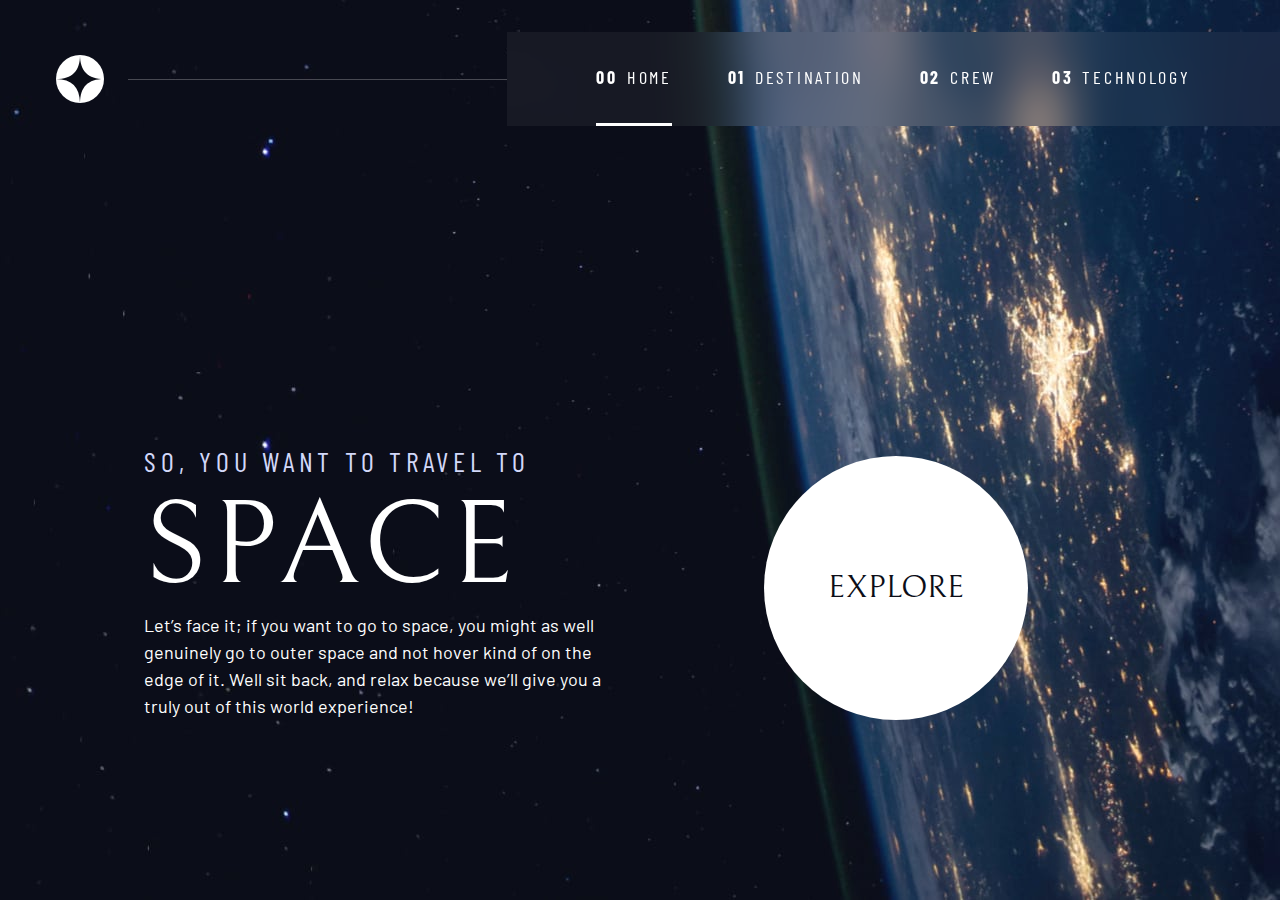
<file: index.html>
<!DOCTYPE html>
<html lang="en">
  <head>
    <meta charset="UTF-8" />
    <meta name="viewport" content="width=device-width, initial-scale=1.0" />

    <link
      rel="icon"
      type="image/png"
      sizes="32x32"
      href="./assets/favicon-32x32.png"
    />
    <!-- Google fonts -->
    <link rel="preconnect" href="https://fonts.googleapis.com" />
    <link rel="preconnect" href="https://fonts.gstatic.com" crossorigin />
    <link
      href="https://fonts.googleapis.com/css2?family=Barlow+Condensed:wght@400;700&family=Bellefair&family=Barlow:wght@400;700&display=swap"
      rel="stylesheet"
    />

    <!-- Our custom CSS -->
    <link rel="stylesheet" href="./css/index.css" />
    <title>Frontend Mentor | Space tourism website</title>
    <script src="index.js" defer></script>
  </head>

  <body class="home">
    <header class="primary-header flex">
      <div>
        <img
          src="./assets/shared/logo.svg"
          alt="space tourism logo"
          class="logo"
        />
      </div>
      <button class="mobile-nav-toggle" aria-controls="primary-navigation">
        <span class="sr-only" aria-expanded="false">Menu</span>
      </button>
      <nav>
        <ul
          id="primary-navigation"
          data-visible="false"
          class="primary-navigation underline-indicators flex"
        >
          <li class="active">
            <a
              class="ff-sans-cond uppercase text-white letter-spacing-2"
              href="index.html"
              ><span aria-hidden="true">00</span>Home</a
            >
          </li>
          <li>
            <a
              class="ff-sans-cond uppercase text-white letter-spacing-2"
              href="destination.html"
              ><span aria-hidden="true">01</span>Destination</a
            >
          </li>
          <li>
            <a
              class="ff-sans-cond uppercase text-white letter-spacing-2"
              href="crew.html"
              ><span aria-hidden="true">02</span>Crew</a
            >
          </li>
          <li>
            <a
              class="ff-sans-cond uppercase text-white letter-spacing-2"
              href="technology.html"
              ><span aria-hidden="true">03</span>Technology</a
            >
          </li>
        </ul>
      </nav>
    </header>

    <main id="main" class="grid-container grid-container--home">
      <div>
        <h1 class="text-accent fs-500 ff-sans-cond uppercase letter-spacing-1">
          So, you want to travel to
          <span class="d-block fs-900 ff-serif text-white">Space</span>
        </h1>

        <p>
          Let’s face it; if you want to go to space, you might as well genuinely
          go to outer space and not hover kind of on the edge of it. Well sit
          back, and relax because we’ll give you a truly out of this world
          experience!
        </p>
      </div>
      <div>
        <a
          href="destination.html"
          class="large-button uppercase ff-serif text-dark bg-white"
          >Explore</a
        >
      </div>
    </main>
  </body>
</html>
</file>
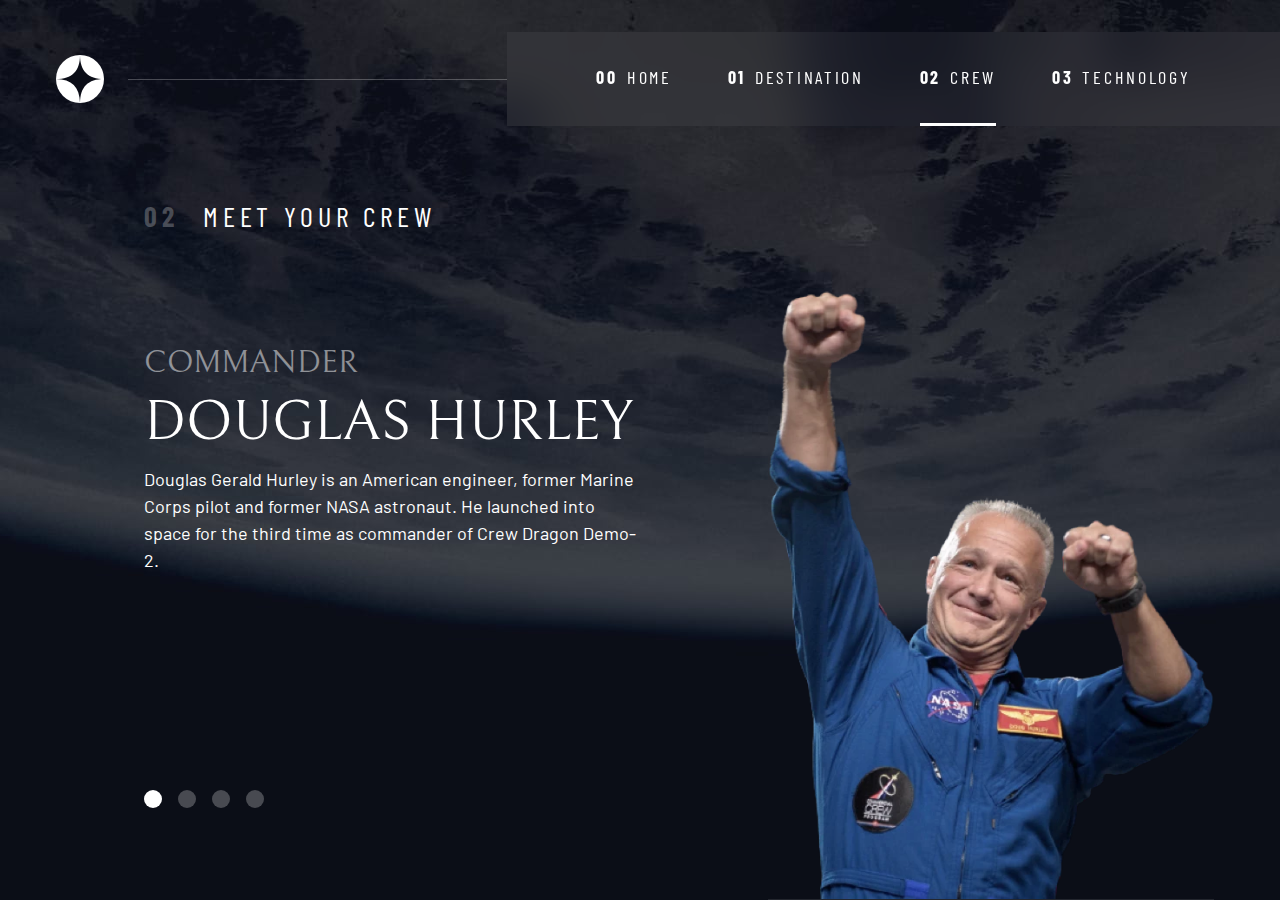
<file: crew.html>
<!DOCTYPE html>
<html lang="en">
  <head>
    <meta charset="UTF-8" />
    <meta name="viewport" content="width=device-width, initial-scale=1.0" />

    <link
      rel="icon"
      type="image/png"
      sizes="32x32"
      href="./assets/favicon-32x32.png"
    />
    <!-- Google fonts -->
    <link rel="preconnect" href="https://fonts.googleapis.com" />
    <link rel="preconnect" href="https://fonts.gstatic.com" crossorigin />
    <link
      href="https://fonts.googleapis.com/css2?family=Barlow+Condensed:wght@400;700&family=Bellefair&family=Barlow:wght@400;700&display=swap"
      rel="stylesheet"
    />

    <!-- Our custom CSS -->
    <link rel="stylesheet" href="./css/index.css" />
    <title>Frontend Mentor | Space tourism website</title>
    <script src="index.js" defer></script>
  </head>

  <body class="crew">
    <header class="primary-header flex">
      <div>
        <img
          src="./assets/shared/logo.svg"
          alt="space tourism logo"
          class="logo"
        />
      </div>
      <button class="mobile-nav-toggle" aria-controls="primary-navigation">
        <span class="sr-only" aria-expanded="false">Menu</span>
      </button>
      <nav>
        <ul
          id="primary-navigation"
          data-visible="false"
          class="primary-navigation underline-indicators flex"
        >
          <li>
            <a
              class="ff-sans-cond uppercase text-white letter-spacing-2"
              href="index.html"
              ><span aria-hidden="true">00</span>Home</a
            >
          </li>
          <li>
            <a
              class="ff-sans-cond uppercase text-white letter-spacing-2"
              href="destination.html"
              ><span aria-hidden="true">01</span>Destination</a
            >
          </li>
          <li class="active">
            <a
              class="ff-sans-cond uppercase text-white letter-spacing-2"
              href="crew.html"
              ><span aria-hidden="true">02</span>Crew</a
            >
          </li>
          <li>
            <a
              class="ff-sans-cond uppercase text-white letter-spacing-2"
              href="technology.html"
              ><span aria-hidden="true">03</span>Technology</a
            >
          </li>
        </ul>
      </nav>
    </header>

    <main id="main" class="grid-container grid-container--crew flow">
      <h1 class="numbered-title">
        <span aria-hidden="true">02</span> Meet your crew
      </h1>

      <div class="dot-indicators flex">
        <button aria-selected="true">
          <span class="sr-only">Commander</span>
        </button>
        <button aria-selected="false">
          <span class="sr-only">Mission Specialist</span>
        </button>
        <button aria-selected="false">
          <span class="sr-only">Pilot</span>
        </button>
        <button aria-selected="false">
          <span class="sr-only">Flight Engineer</span>
        </button>
      </div>

      <article class="crew-details flow flow--space-small">
        <header class="flow">
          <h2 class="fs-600 ff-serif uppercase">Commander</h2>
          <p class="fs-700 uppercase ff-serif">Douglas Hurley</p>
        </header>
        <p>
          Douglas Gerald Hurley is an American engineer, former Marine Corps
          pilot and former NASA astronaut. He launched into space for the third
          time as commander of Crew Dragon Demo-2.
        </p>
      </article>

      <img src="assets/crew/image-douglas-hurley.webp" alt="Douglas Hurley" />
    </main>
  </body>
</html>
</file>
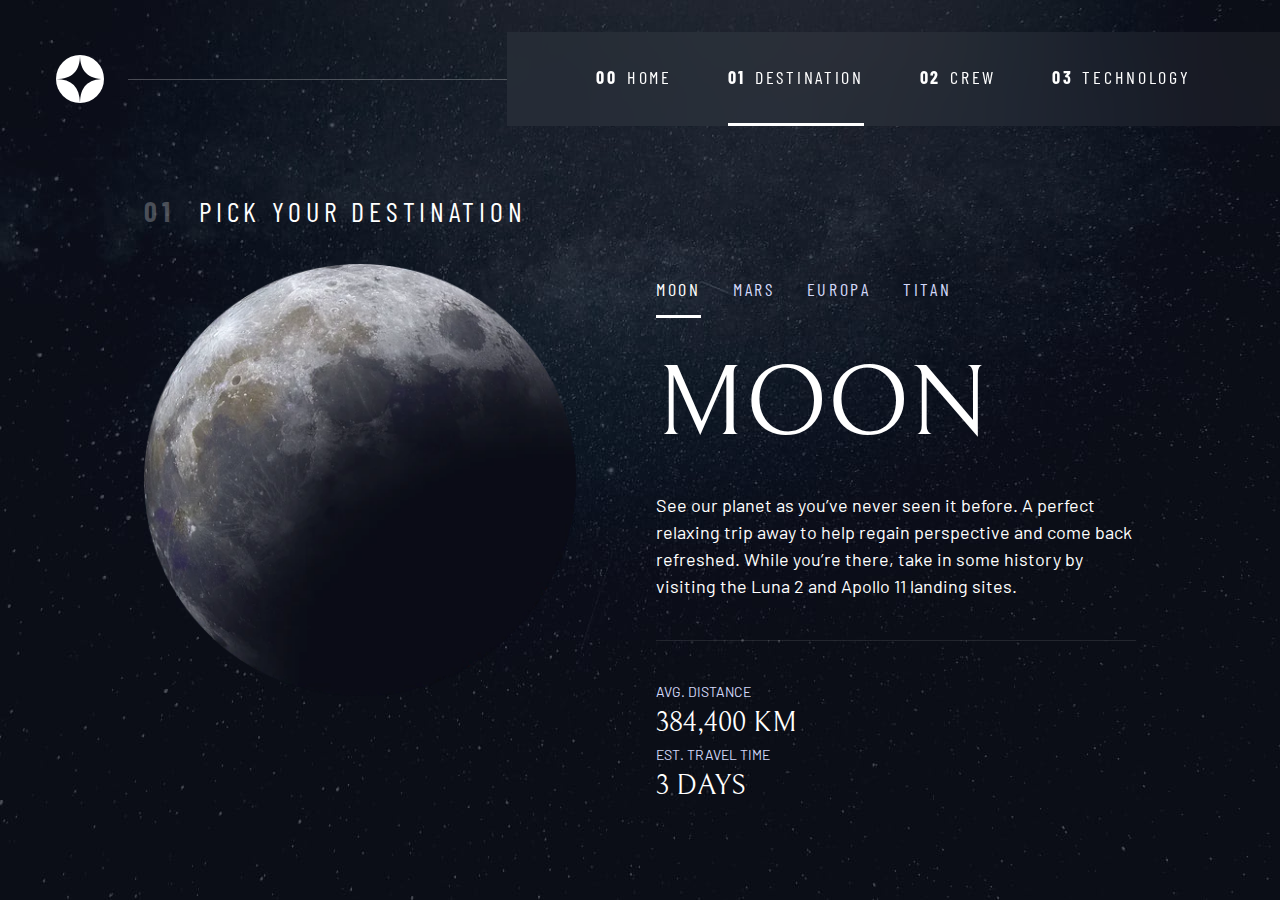
<file: destination.html>
<!DOCTYPE html>
<html lang="en">
<head>
  <meta charset="UTF-8">
  <meta name="viewport" content="width=device-width, initial-scale=1.0">

  <link rel="icon" type="image/png" sizes="32x32" href="./assets/favicon-32x32.png">
  <!-- Google fonts -->
  <link rel="preconnect" href="https://fonts.googleapis.com">
  <link rel="preconnect" href="https://fonts.gstatic.com" crossorigin>
  <link href="https://fonts.googleapis.com/css2?family=Barlow+Condensed:wght@400;700&family=Bellefair&family=Barlow:wght@400;700&display=swap"
      rel="stylesheet">
      
  <!-- Our custom CSS -->
  <link rel="stylesheet" href="./css/index.css" />
  <title>Frontend Mentor | Space tourism website</title>
  <script src="index.js" defer></script>
</head>

<body class="destination">
  <header class="primary-header flex">
    <div>
      <img src="./assets/shared/logo.svg" alt="space tourism logo" class="logo">
    </div>
    <button class="mobile-nav-toggle" aria-controls="primary-navigation"><span class="sr-only" aria-expanded="false">Menu</span></button>
    <nav>
        <ul id="primary-navigation" data-visible="false" class="primary-navigation underline-indicators flex">
            <li><a class="ff-sans-cond uppercase text-white letter-spacing-2" href="index.html"><span aria-hidden="true">00</span>Home</a>
            <li class="active"><a class="ff-sans-cond uppercase text-white letter-spacing-2" href="destination.html"><span aria-hidden="true">01</span>Destination</a>
            <li><a class="ff-sans-cond uppercase text-white letter-spacing-2" href="crew.html"><span aria-hidden="true">02</span>Crew</a>
            <li><a class="ff-sans-cond uppercase text-white letter-spacing-2" href="technology.html"><span aria-hidden="true">03</span>Technology</a>
        </ul>
    </nav>
  </header>
  
  <main id="main" class="grid-container grid-container--destination flow">
    <h1 class="numbered-title"><span aria-hidden="true">01</span> Pick your destination</h1>

    <img src="assets/destination/image-moon.webp" alt="the moon">

    <div class="tab-list underline-indicators flex">
        <button aria-selected="true" class="uppercase ff-sans-cond text-accent letter-spacing-2">Moon</button>
        <button aria-selected="false" class="uppercase ff-sans-cond text-accent letter-spacing-2">Mars</button>
        <button aria-selected="false" class="uppercase ff-sans-cond text-accent letter-spacing-2">Europa</button>
        <button aria-selected="false" class="uppercase ff-sans-cond text-accent letter-spacing-2">Titan</button>
    </div>

    <article class="destination-info flow">
      <h2 class="fs-800 uppercase ff-serif">Moon</h2>

      <p>See our planet as you’ve never seen it before. A perfect relaxing trip away to help 
      regain perspective and come back refreshed. While you’re there, take in some history 
      by visiting the Luna 2 and Apollo 11 landing sites.</p>
      
      <div class="destination-meta flex">
        <div>
          <h3 class="text-accent fs-200 uppercase">Avg. distance</h3>
          <p class="ff-serif uppercase">384,400 km</p>
        
        <div>
          <h3 class="text-accent fs-200 uppercase">Est. travel time</h3>
          <p class="ff-serif uppercase">3 days</p>
        </div>
      </div>

    </article>
  </main>
  
<body>
  
</body>
</html>
</file>
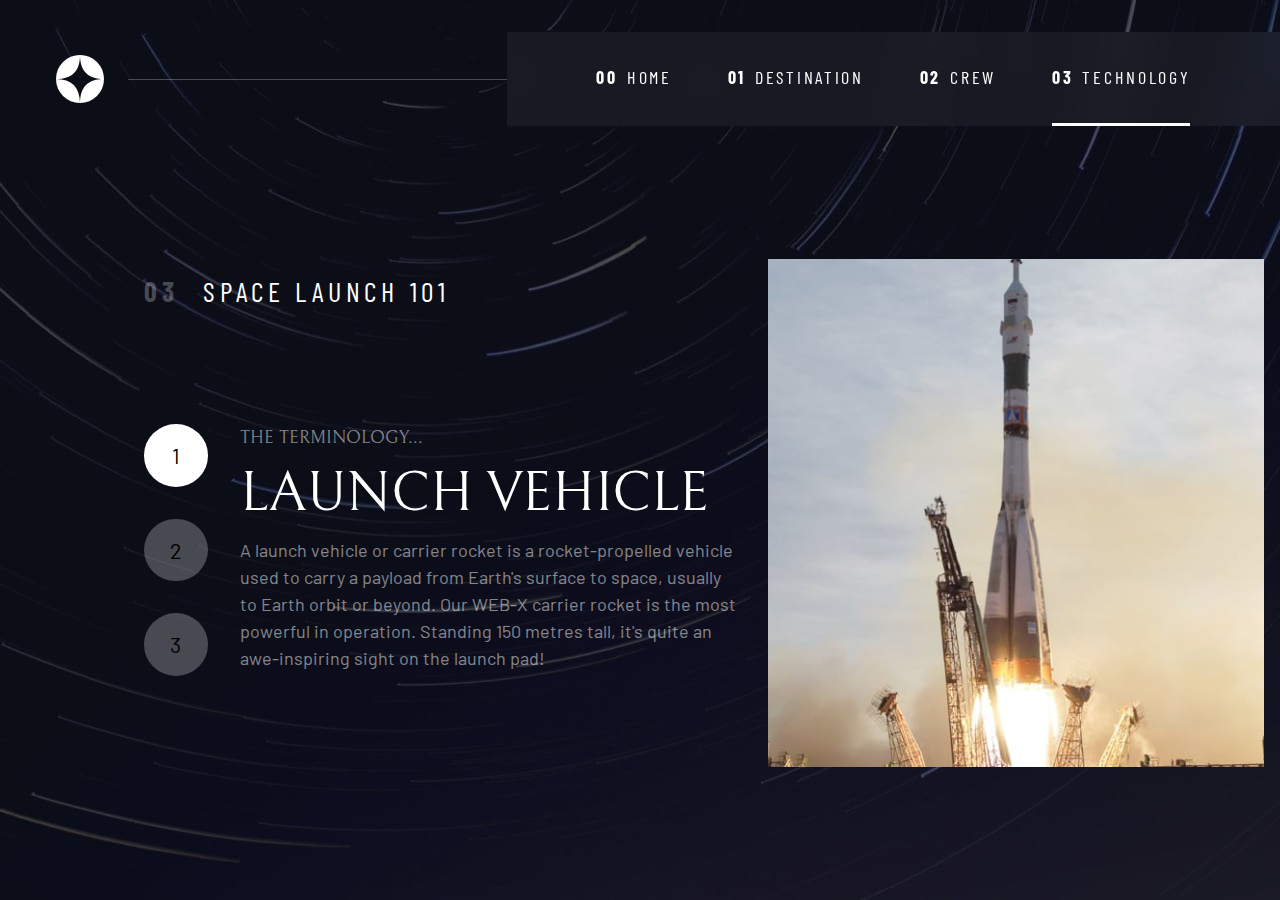
<file: technology.html>
<!DOCTYPE html>
<html lang="en">
  <head>
    <meta charset="UTF-8" />
    <meta name="viewport" content="width=device-width, initial-scale=1.0" />

    <link
      rel="icon"
      type="image/png"
      sizes="32x32"
      href="./assets/favicon-32x32.png"
    />
    <!-- Google fonts -->
    <link rel="preconnect" href="https://fonts.googleapis.com" />
    <link rel="preconnect" href="https://fonts.gstatic.com" crossorigin />
    <link
      href="https://fonts.googleapis.com/css2?family=Barlow+Condensed:wght@400;700&family=Bellefair&family=Barlow:wght@400;700&display=swap"
      rel="stylesheet"
    />

    <!-- Our custom CSS -->
    <link rel="stylesheet" href="./css/index.css" />
    <title>Frontend Mentor | Space tourism website</title>
    <script src="index.js" defer></script>
  </head>

  <body class="tech">
    <header class="primary-header flex">
      <div>
        <img
          src="./assets/shared/logo.svg"
          alt="space tourism logo"
          class="logo"
        />
      </div>
      <button class="mobile-nav-toggle" aria-controls="primary-navigation">
        <span class="sr-only" aria-expanded="false">Menu</span>
      </button>
      <nav>
        <ul
          id="primary-navigation"
          data-visible="false"
          class="primary-navigation underline-indicators flex"
        >
          <li>
            <a
              class="ff-sans-cond uppercase text-white letter-spacing-2"
              href="index.html"
              ><span aria-hidden="true">00</span>Home</a
            >
          </li>
          <li>
            <a
              class="ff-sans-cond uppercase text-white letter-spacing-2"
              href="destination.html"
              ><span aria-hidden="true">01</span>Destination</a
            >
          </li>
          <li>
            <a
              class="ff-sans-cond uppercase text-white letter-spacing-2"
              href="crew.html"
              ><span aria-hidden="true">02</span>Crew</a
            >
          </li>
          <li class="active">
            <a
              class="ff-sans-cond uppercase text-white letter-spacing-2"
              href="technology.html"
              ><span aria-hidden="true">03</span>Technology</a
            >
          </li>
        </ul>
      </nav>
    </header>

    <main id="main" class="grid-container grid-container--tech flow">
      <h1 class="numbered-title">
        <span aria-hidden="true">03</span> Space launch 101
      </h1>

      <div class="content">
        <div class="dot-indicators flex" style="--gap: 2rem">
          <button aria-selected="true">
            1
            <span class="sr-only">Launch vehicle</span>
          </button>
          <button aria-selected="false">
            2
            <span class="sr-only">Spaceport</span>
          </button>
          <button aria-selected="false">
            3
            <span class="sr-only">Space capsule</span>
          </button>
        </div>

        <article class="tech-details flow flow--space-small">
          <header class="flow">
            <h2 class="fs-400 ff-serif uppercase">The terminology...</h2>
            <p class="fs-700 uppercase ff-serif">Launch vehicle</p>
          </header>
          <p>
            A launch vehicle or carrier rocket is a rocket-propelled vehicle
            used to carry a payload from Earth's surface to space, usually to
            Earth orbit or beyond. Our WEB-X carrier rocket is the most powerful
            in operation. Standing 150 metres tall, it's quite an awe-inspiring
            sight on the launch pad!
          </p>
        </article>
      </div>

      <picture>
        <source
          srcset="assets/technology/image-launch-vehicle-landscape.jpg"
          media="(max-width:786px)"
        />
        <img
          src="assets/technology/image-launch-vehicle-portrait.jpg"
          alt="Douglas Hurley"
        />
      </picture>
    </main>
  </body>
</html>
</file>
<file: css/index.css>
/* ------------------- */
/* Custom properties   */
/* ------------------- */

:root {
  /* colors */
  --clr-dark: 230 35% 7%;
  --clr-light: 231 77% 90%;
  --clr-white: 0 0% 100%;

  /* font-sizes */
  --fs-900: clamp(5rem, 8vw + 1rem, 9.375rem);
  --fs-800: 3.5rem;
  --fs-700: 1.5rem;
  --fs-600: 1rem;
  --fs-500: 1rem;
  --fs-400: 0.9375rem;
  --fs-300: 1rem;
  --fs-200: 0.875rem;

  /* font-families */
  --ff-serif: "Bellefair", serif;
  --ff-sans-cond: "Barlow Condensed", sans-serif;
  --ff-sans-normal: "Barlow", sans-serif;
}

@media (min-width: 35em) {
  :root {
    --fs-800: 5rem;
    --fs-700: 2.5rem;
    --fs-600: 1.5rem;
    --fs-500: 1.25rem;
    --fs-400: 1rem;
  }
}

@media (min-width: 45em) {
  :root {
    /* font-sizes */
    --fs-800: 6.25rem;
    --fs-700: 3.5rem;
    --fs-600: 2rem;
    --fs-500: 1.75rem;
    --fs-400: 1.125rem;
  }
}

/* ------------------- */
/* Reset               */
/* ------------------- */

/* https://piccalil.li/blog/a-modern-css-reset/ */

/* Box sizing */
*,
*::before,
*::after {
  box-sizing: border-box;
}

/* Reset margins */
body,
h1,
h2,
h3,
h4,
h5,
p,
figure,
picture {
  margin: 0;
}

h1,
h2,
h3,
h4,
h5,
h6,
p {
  font-weight: 400;
}

/* set up the body */
body {
  font-family: var(--ff-sans-normal);
  font-size: var(--fs-400);
  color: hsl(var(--clr-white));
  background-color: hsl(var(--clr-dark));
  line-height: 1.5;
  min-height: 100vh;

  display: grid;
  grid-template-rows: min-content 1fr;

  overflow-x: hidden;
}

/* make images easier to work with */
img,
picutre {
  max-width: 100%;
  display: block;
}

/* make form elements easier to work with */
input,
button,
textarea,
select {
  font: inherit;
}

/* remove animations for people who've turned them off */
@media (prefers-reduced-motion: reduce) {
  *,
  *::before,
  *::after {
    animation-duration: 0.01ms !important;
    animation-iteration-count: 1 !important;
    transition-duration: 0.01ms !important;
    scroll-behavior: auto !important;
  }
}

/* ------------------- */
/* Utility classes     */
/* ------------------- */

/* general */

.flex {
  display: flex;
  gap: var(--gap, 1rem);
}

.grid {
  display: grid;
  gap: var(--gap, 1rem);
}

.d-block {
  display: block;
}

.flow > *:where(:not(:first-child)) {
  margin-top: var(--flow-space, 1rem);
}

.flow--space-small {
  --flow-space: 0.75rem;
}

.container {
  padding-inline: 2em;
  margin-inline: auto;
  max-width: 80rem;
}

.sr-only {
  position: absolute;
  width: 1px;
  height: 1px;
  padding: 0;
  margin: -1px;
  overflow: hidden;
  clip: rect(0, 0, 0, 0);
  white-space: nowrap; /* added line */
  border: 0;
}

/* colors */

.bg-dark {
  background-color: hsl(var(--clr-dark));
}
.bg-accent {
  background-color: hsl(var(--clr-light));
}
.bg-white {
  background-color: hsl(var(--clr-white));
}

.text-dark {
  color: hsl(var(--clr-dark));
}
.text-accent {
  color: hsl(var(--clr-light));
}
.text-white {
  color: hsl(var(--clr-white));
}

/* typography */

.ff-serif {
  font-family: var(--ff-serif);
}
.ff-sans-cond {
  font-family: var(--ff-sans-cond);
}
.ff-sans-normal {
  font-family: var(--ff-sans-normal);
}

.letter-spacing-1 {
  letter-spacing: 4.75px;
}
.letter-spacing-2 {
  letter-spacing: 2.7px;
}
.letter-spacing-3 {
  letter-spacing: 2.35px;
}

.uppercase {
  text-transform: uppercase;
}

.fs-900 {
  font-size: var(--fs-900);
}
.fs-800 {
  font-size: var(--fs-800);
}
.fs-700 {
  font-size: var(--fs-700);
}
.fs-600 {
  font-size: var(--fs-600);
}
.fs-500 {
  font-size: var(--fs-500);
}
.fs-400 {
  font-size: var(--fs-400);
}
.fs-300 {
  font-size: var(--fs-300);
}
.fs-200 {
  font-size: var(--fs-200);
}

.fs-900,
.fs-800,
.fs-700,
.fs-600 {
  line-height: 1.1;
}

.numbered-title {
  font-family: var(--ff-sans-cond);
  font-size: var(--fs-500);
  text-transform: uppercase;
  letter-spacing: 4.72px;
}

.numbered-title span {
  margin-right: 0.5em;
  font-weight: 700;
  color: hsl(var(--clr-white) / 0.25);
}

/* ------------------- */
/* Compontents         */
/* ------------------- */

.large-button {
  font-size: 2rem;
  position: relative;
  z-index: 1;
  display: inline-grid;
  place-items: center;
  padding: 0 2em;
  border-radius: 50%;
  aspect-ratio: 1;
  text-decoration: none;
}

.large-button::after {
  content: "";
  position: absolute;
  z-index: -1;
  width: 100%;
  height: 100%;
  background: hsl(var(--clr-white) / 0.1);
  border-radius: 50%;
  opacity: 0;
  transition: opacity 500ms linear, transform 750ms ease-in-out;
}

.large-button:hover::after,
.large-button:focus::after {
  opacity: 1;
  transform: scale(1.5);
}

/* primary-header */

.logo {
  margin: 1.5rem clamp(1.5rem, 5vw, 3.5rem);
}

.primary-header {
  justify-content: space-between;
  align-items: center;
}

.primary-navigation {
  --gap: clamp(1.5rem, 5vw, 3.5rem);
  --underline-gap: 2rem;
  list-style: none;
  padding: 0;
  margin: 0;
  background: hsl(var(--clr-white) / 0.05);
  backdrop-filter: blur(1.5rem);
}

.primary-navigation a {
  text-decoration: none;
}

.primary-navigation a > span {
  font-weight: 700;
  margin-right: 0.5em;
}

.mobile-nav-toggle {
  display: none;
}

@media (max-width: 35rem) {
  .primary-navigation {
    --underline-gap: 0.5rem;
    position: fixed;
    z-index: 9;
    inset: 0 0 0 30%;
    list-style: none;
    padding: min(20rem, 15vh) 2rem;
    margin: 0;
    flex-direction: column;
    transform: translateX(100%);
    transition: transform 500ms ease-in-out;
  }

  .primary-navigation[data-visible="true"] {
    transform: translateX(0);
  }

  .primary-navigation.underline-indicators > .active {
    border: 0;
  }

  .mobile-nav-toggle {
    display: block;
    position: absolute;
    z-index: 10;
    right: 1rem;
    top: 2rem;
    background: transparent;
    background-image: url("../assets/shared/icon-hamburger.svg");
    background-repeat: no-repeat;
    background-position: center;
    width: 1.5rem;
    aspect-ratio: 1;
    border: 0;
  }

  .mobile-nav-toggle[aria-expanded="true"] {
    background-image: url("../assets/shared/icon-close.svg");
  }

  .mobile-nav-toggle:focus-visible {
    outline: 5px solid white;
    outline-offset: 5px;
  }
}

@media (min-width: 35em) {
  .primary-navigation {
    padding-inline: clamp(3rem, 7vw, 7rem);
  }
}

@media (min-width: 35em) and (max-width: 44.999em) {
  .primary-navigation a > span {
    display: none;
  }
}

@media (min-width: 45em) {
  .primary-header::after {
    content: "";
    display: block;
    position: relative;
    height: 1px;
    width: 100%;
    margin-right: -2.5rem;
    background: hsl(var(--clr-white) / 0.25);
    order: 1;
  }

  nav {
    order: 2;
  }

  .primary-navigation {
    margin-block: 2rem;
  }
}

.underline-indicators > * {
  cursor: pointer;
  padding: var(--underline-gap, 0.75rem) 0;
  border: 0;
  border-bottom: 0.2rem solid hsl(var(--clr-white) / 0);
  background-color: transparent;
}

.underline-indicators > *:hover,
.underline-indicators > *:focus {
  border-color: hsl(var(--clr-white) / 0.5);
}

.underline-indicators > .active,
.underline-indicators > [aria-selected="true"] {
  color: hsl(var(--clr-white) / 1);
  border-color: hsl(var(--clr-white) / 1);
}

.tab-list {
  --gap: 2rem;
}

.dot-indicators > * {
  cursor: pointer;
  border: 0;
  border-radius: 50%;
  padding: 0.5em;
  background-color: hsl(var(--clr-white) / 0.25);
}

.dot-indicators > *:hover,
.dot-indicators > *:focus {
  background-color: hsl(var(--clr-white) / 0.5);
}

.dot-indicators > [aria-selected="true"] {
  background-color: hsl(var(--clr-white) / 1);
}

/* ----------------------------- */
/* Page specific background      */
/* ----------------------------- */
body {
  background-size: cover;
  background-position: bottom center;
  overflow-x: hidden;
}
/* home */
.home {
  background-image: url("../assets/home/background-home-mobile.jpg");
}

@media (min-width: 35rem) {
  .home {
    background-position: center center;
    background-image: url("../assets/home/background-home-tablet.jpg");
  }
}

@media (min-width: 45rem) {
  .home {
    background-image: url("../assets/home/background-home-desktop.jpg");
  }
}

/* destination */
.destination {
  background-image: url(../assets/destination/background-destination-mobile.jpg);
}

@media (min-width: 35rem) {
  .destination {
    background-position: center center;
    background-image: url(../assets/destination/background-destination-tablet.jpg);
  }
}

@media (min-width: 45rem) {
  .destination {
    background-image: url(../assets/destination/background-destination-desktop.jpg);
  }
}

/* crew */
.crew {
  background-image: url(../assets/home/background-crew-mobile.jpg);
}

@media (min-width: 35rem) {
  .crew {
    background-position: center center;
    background-image: url(../assets/crew/background-crew-tablet.jpg);
  }
}

@media (min-width: 45rem) {
  .crew {
    background-image: url(../assets/crew/background-crew-desktop.jpg);
  }
}

/* technology */
.tech {
  background-image: url(../assets/technology/background-technology-mobile.jpg);
}

@media (min-width: 35rem) {
  .tech {
    background-position: center center;
    background-image: url(../assets/technology/background-technology-tablet.jpg);
  }
}

@media (min-width: 45rem) {
  .tech {
    background-image: url(../assets/technology/background-technology-desktop.jpg);
  }
}

/* ----------------------------- */
/* Layout                        */
/* ----------------------------- */

.grid-container {
  text-align: center;
  display: grid;
  place-items: center;
  padding-inline: 1rem;
  padding-bottom: 4rem;
}

.grid-container p:not([class]) {
  max-width: 50ch;
}

.numbered-title {
  grid-area: title;
}

/* destination layout */

.grid-container--destination {
  --flow-space: 2rem;
  grid-template-areas:
    "title"
    "image"
    "tabs"
    "content";
}

.grid-container--destination > img {
  grid-area: image;
  max-width: 60%;
  align-self: start;
}

.grid-container--destination > .tab-list {
  grid-area: tabs;
}

.grid-container--destination > .destination-info {
  grid-area: content;
}

.destination-meta {
  flex-direction: column;
  border-top: 1px solid hsl(var(--clr-white) / 0.1);
  padding-top: 2.5rem;
  margin-top: 2.5rem;
}

@media (min-width: 35em) {
  .numbered-title {
    justify-self: start;
    margin-top: 2rem;
  }

  .destination-meta {
    flex-direction: row;
    justify-content: space-evenly;
  }
}

.destination-meta p {
  font-size: 1.75rem;
}

/* crew layout */

.grid-container--crew {
  --flow-space: 2rem;
  grid-template-areas:
    "title"
    "image"
    "tabs"
    "content";
}

.grid-container--crew > img {
  grid-area: image;
  max-width: 60%;
  border-bottom: 1px solid hsl(var(--clr-white) / 0.1);
}

.grid-container--crew > .dot-indicators {
  grid-area: tabs;
}

.grid-container--crew > .crew-details {
  grid-area: content;
}

.crew-details h2 {
  color: hsl(var(--clr-white) / 0.5);
}

@media (min-width: 35em) {
  .numbered-title {
    justify-self: start;
    margin-top: 2rem;
  }

  .destination-meta {
    flex-direction: row;
    justify-content: space-evenly;
  }

  .grid-container--crew {
    padding-bottom: 0;
    grid-template-areas:
      "title"
      "content"
      "tabs"
      "image";
  }
}

@media (min-width: 45em) {
  .grid-container {
    text-align: left;
    column-gap: var(--container-gap, 2rem);
    grid-template-columns: minmax(1rem, 1fr) repeat(2, minmax(0, 30rem)) minmax(
        1rem,
        1fr
      );
  }

  .grid-container--home {
    padding-bottom: max(6rem, 20vh);
    align-items: end;
  }

  .grid-container--home > *:first-child {
    grid-column: 2;
  }

  .grid-container--home > *:last-child {
    grid-column: 3;
  }

  .grid-container--destination {
    justify-items: start;
    align-content: start;
    grid-template-areas:
      ". title title ."
      ". image tabs ."
      ". image content .";
  }

  .grid-container--destination > img,
  .grid-container--crew > img {
    max-width: 90%;
  }

  .destination-meta {
    --gap: min(6vw, 6rem);
    justify-content: start;
  }

  .grid-container--crew {
    grid-template-columns: minmax(1rem, 1fr) minmax(0, 37rem) minmax(0, 23rem) minmax(
        1rem,
        1fr
      );
    justify-items: start;
    grid-template-areas:
      ". title title ."
      ". content image ."
      ". tabs image .";
  }

  .grid-container--crew > img {
    grid-column: span 2;
    align-self: end;
    max-width: 90%;
  }
}

/* tech layout */

.grid-container--tech {
  --flow-space: 2rem;
  grid-template-columns: 1fr;
  grid-template-areas:
    "title"
    "image"
    "content";
}

.tech-details {
  margin-top: 2rem;
}

.grid-container--tech picture {
  grid-area: image;
}

.tech-details h2,
.tech-details > p {
  color: hsl(var(--clr-white) / 0.5);
}

.grid-container--tech .dot-indicators {
  justify-content: center;
}
.grid-container--tech > .content .dot-indicators > * {
  padding: 0.7em 1.2em;
}

@media (min-width: 35em) {
  .grid-container--tech > .content .dot-indicators > * {
    padding: 1em 1.5em;
  }
}

@media (min-width: 45em) {
  .grid-container--tech {
    grid-template-columns: minmax(1rem, 1fr) minmax(0, 37rem) minmax(0, 23rem) minmax(
        1rem,
        1fr
      );
    justify-items: start;
    grid-template-areas:
      ". title image ."
      ". content image .";
  }
  .tech-details {
    margin-top: 0;
  }
  .grid-container--tech > .content {
    display: flex;
    gap: 2rem;
    grid-area: content;
    align-self: start;
  }
  .grid-container--tech .dot-indicators {
    flex-direction: column;
  }
  .grid-container--tech > .content .dot-indicators > * {
    padding: 0.7em 1.2em;
    font-size: 1.2em;
  }
  .grid-container--tech picture {
    grid-area: image;
    grid-column: span 2;
  }
}
</file>
